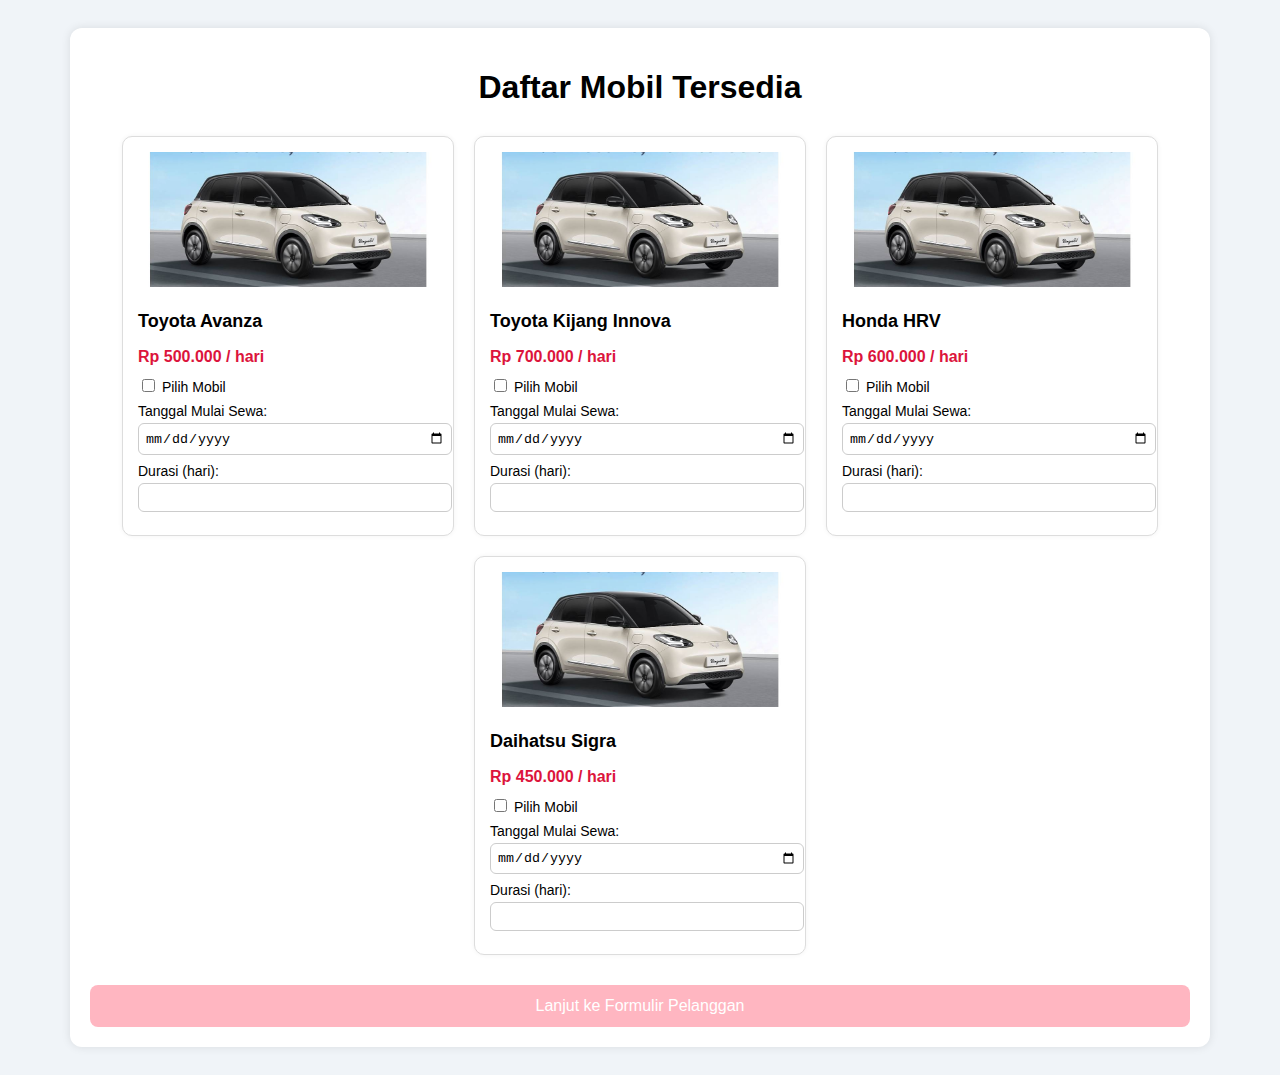
<file: index.html>
<!DOCTYPE html>
<html lang="id">
<head>
  <meta charset="UTF-8" />
  <meta name="viewport" content="width=device-width, initial-scale=1.0" />
  <title>Daftar Mobil</title>
  <link rel="stylesheet" href="mobil.css" />
</head>
<body>
  <div class="container">
    <h1>Daftar Mobil Tersedia</h1>

    <form id="mobil-form" class="mobil-list">

      <div class="mobil-card">
        <img src="BinguoThumbnail.jpg" alt="">
        <h2>Toyota Avanza</h2>
        <p class="harga">Rp 500.000 / hari</p>
        <label><input type="checkbox" class="pilih" value="Toyota Avanza" data-harga="500000"> Pilih Mobil</label>
        <label>Tanggal Mulai Sewa:<br>
          <input type="date" class="tanggal">
        </label>
        <label>Durasi (hari):<br>
          <input type="number" class="durasi" min="1" value="">
        </label>
      </div>

      <div class="mobil-card">
        <img src="BinguoThumbnail.jpg" alt="">
        <h2>Toyota Kijang Innova</h2>
        <p class="harga">Rp 700.000 / hari</p>
        <label><input type="checkbox" class="pilih" value="Toyota Kijang Innova" data-harga="700000"> Pilih Mobil</label>
        <label>Tanggal Mulai Sewa:<br>
          <input type="date" class="tanggal">
        </label>
        <label>Durasi (hari):<br>
          <input type="number" class="durasi" min="1" value="">
        </label>
      </div>

      <div class="mobil-card">
        <img src="BinguoThumbnail.jpg" alt="">
        <h2>Honda HRV</h2>
        <p class="harga">Rp 600.000 / hari</p>
        <label><input type="checkbox" class="pilih" value="Honda HRV" data-harga="600000"> Pilih Mobil</label>
        <label>Tanggal Mulai Sewa:<br>
          <input type="date" class="tanggal">
        </label>
        <label>Durasi (hari):<br>
          <input type="number" class="durasi" min="1" value="">
        </label>
      </div>

      <div class="mobil-card">
        <img src="BinguoThumbnail.jpg" alt="">
        <h2>Daihatsu Sigra</h2>
        <p class="harga">Rp 450.000 / hari</p>
        <label><input type="checkbox" class="pilih" value="Daihatsu Sigra" data-harga="450000"> Pilih Mobil</label>
        <label>Tanggal Mulai Sewa:<br>
          <input type="date" class="tanggal">
        </label>
        <label>Durasi (hari):<br>
          <input type="number" class="durasi" min="1" value="">
        </label>
      </div>

    </form>

    <button onclick="lanjutFormulir()">Lanjut ke Formulir Pelanggan</button>
  </div>

  <script src="mobil.js"></script>
</body>
</html>
</file>
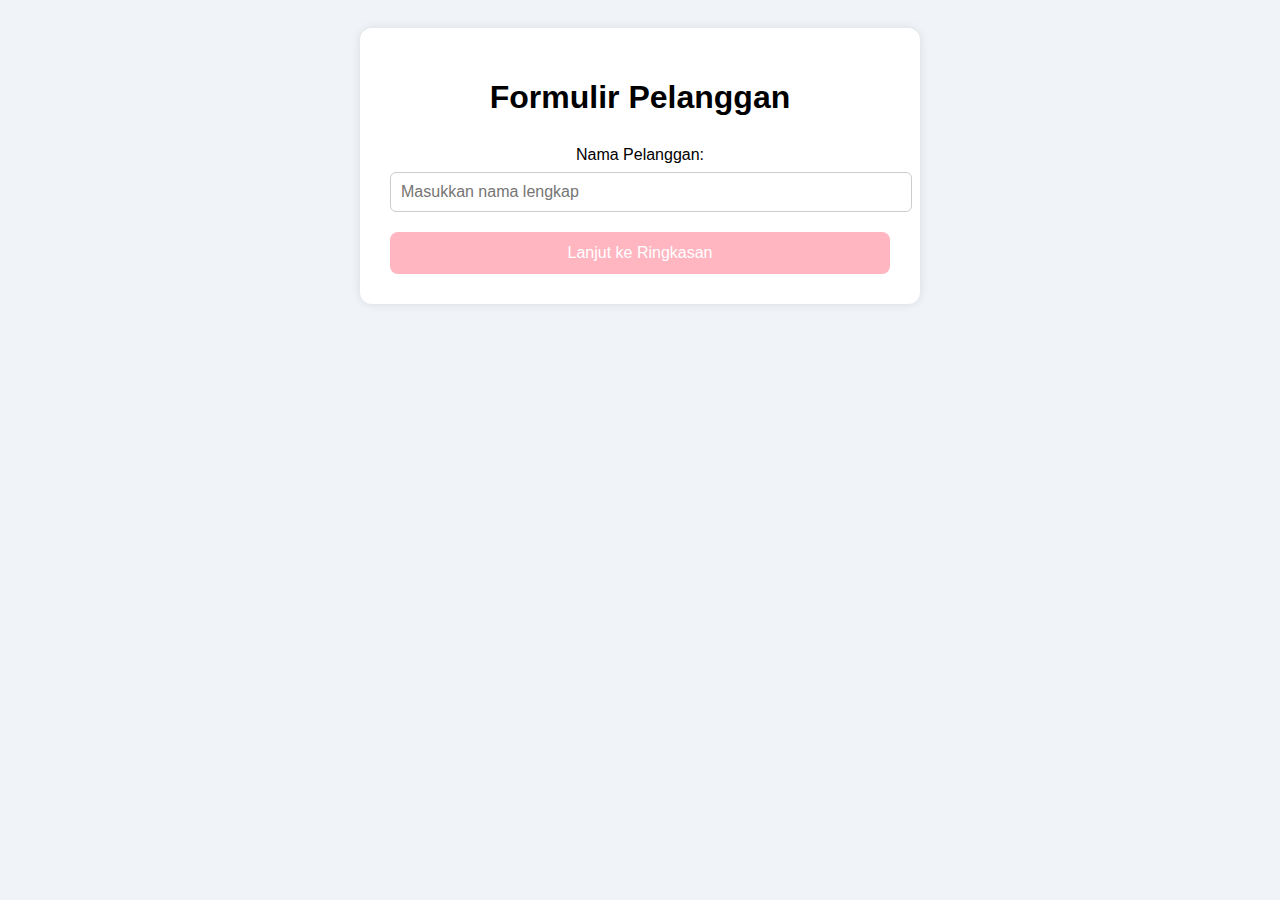
<file: form.html>
<!DOCTYPE html>
<html lang="id">
<head>
  <meta charset="UTF-8" />
  <meta name="viewport" content="width=device-width, initial-scale=1.0" />
  <title>Formulir Pelanggan</title>
  <link rel="stylesheet" href="form.css" />
</head>
<body>
  <div class="container">
    <h1>Formulir Pelanggan</h1>

    <label for="nama">Nama Pelanggan:</label><br>
    <input type="text" id="nama" placeholder="Masukkan nama lengkap" />

    <button onclick="lanjutRingkasan()">Lanjut ke Ringkasan</button>
  </div>

  <script src="form.js"></script>
</body>
</html>
</file>
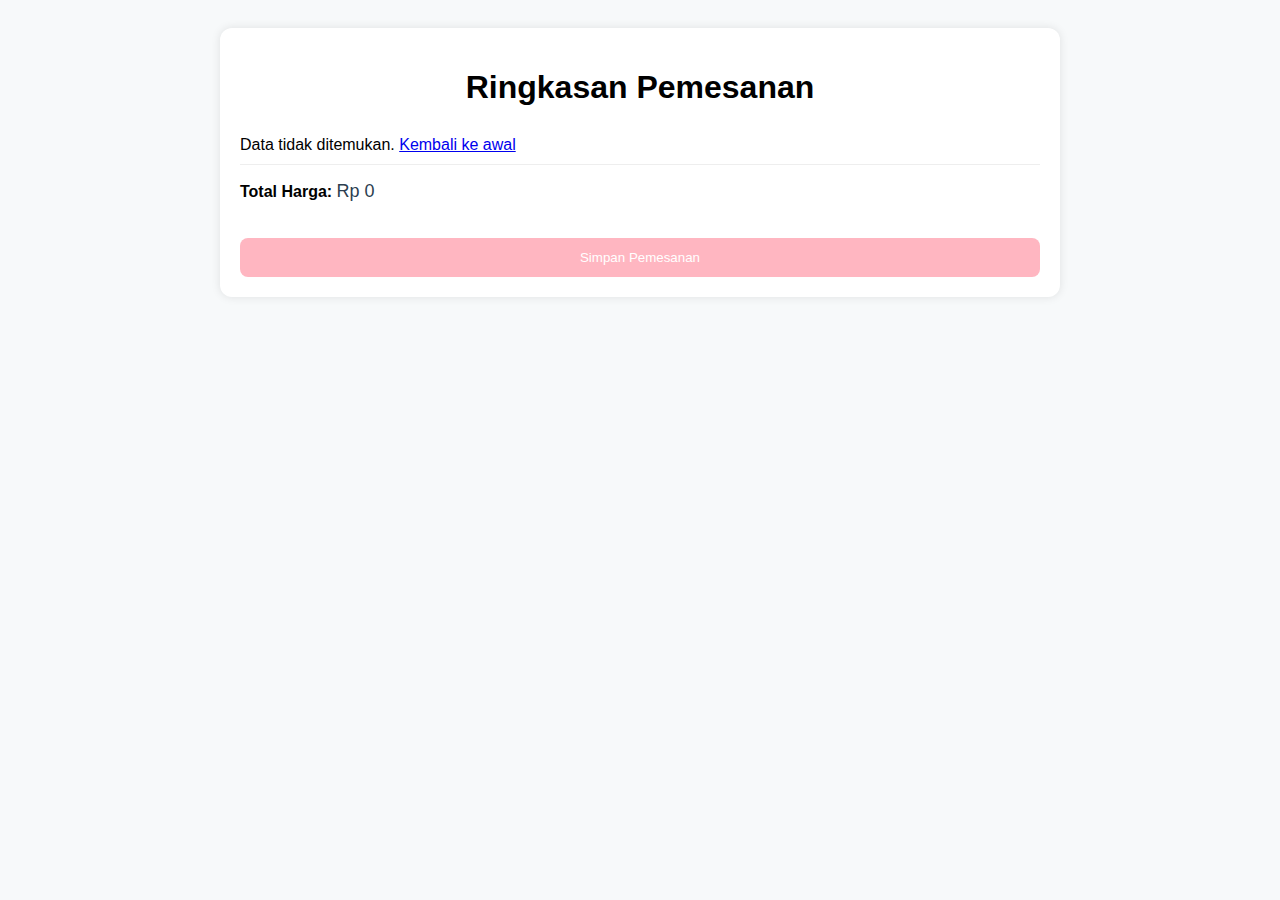
<file: ringkasan.html>
<!DOCTYPE html>
<html lang="id">
<head>
  <meta charset="UTF-8" />
  <meta name="viewport" content="width=device-width, initial-scale=1.0" />
  <title>Ringkasan Pemesanan</title>
  <link rel="stylesheet" href="ringkasan.css" />
</head>
<body>
  <div class="container">
    <h1>Ringkasan Pemesanan</h1>
    <div id="ringkasan"></div>
    <p><strong>Total Harga: </strong><span id="total-harga">Rp 0</span></p>
    <button onclick="simpan()">Simpan Pemesanan</button>
  </div>

  <script src="ringkasan.js"></script>
</body>
</html>
</file>
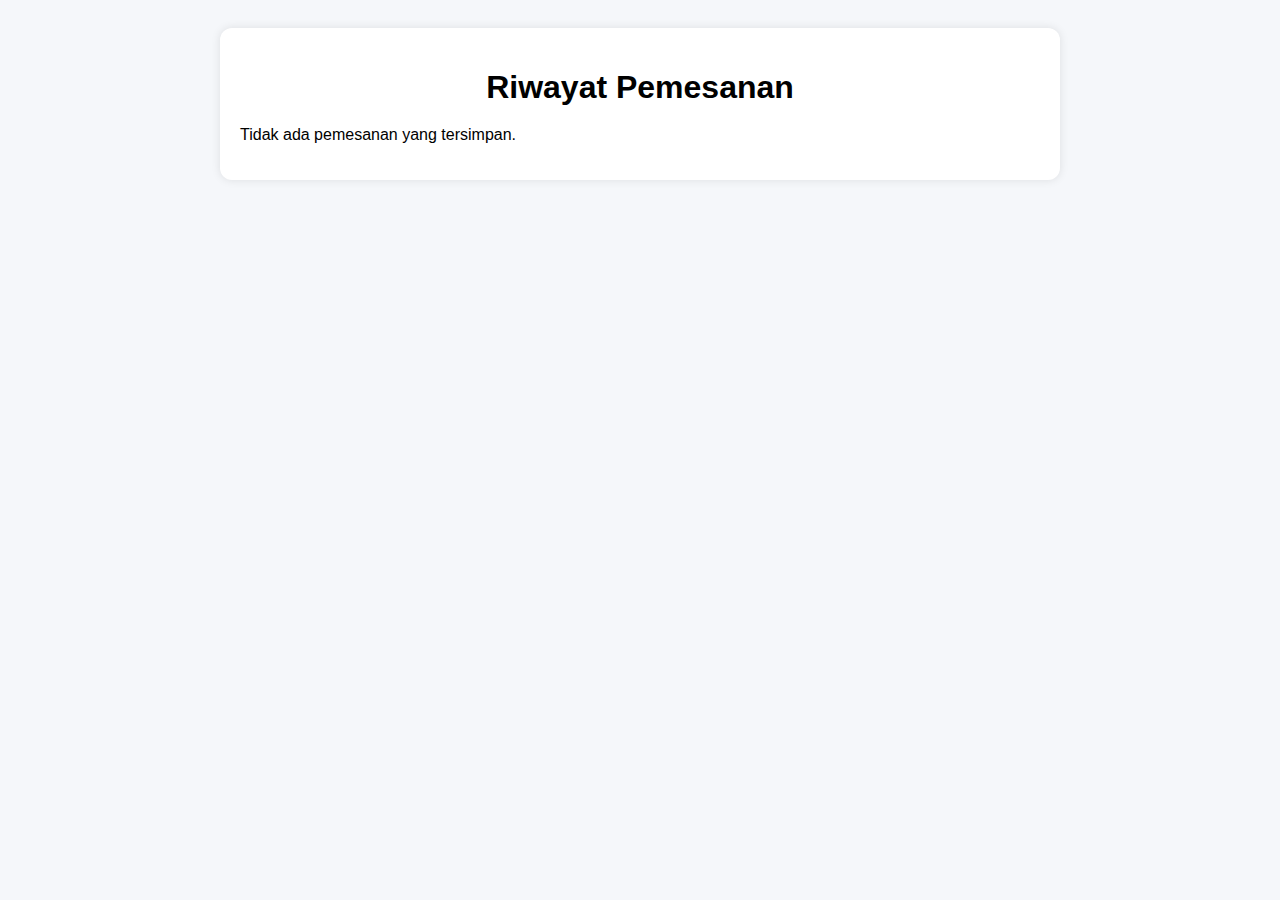
<file: riwayat.html>
<!DOCTYPE html>
<html lang="id">
<head>
  <meta charset="UTF-8" />
  <meta name="viewport" content="width=device-width, initial-scale=1.0" />
  <title>Riwayat Pemesanan</title>
  <link rel="stylesheet" href="riwayat.css" />
</head>
<body>
  <div class="container">
    <h1>Riwayat Pemesanan</h1>
    <div id="riwayat"></div>
  </div>

  <script src="riwayat.js"></script>
</body>
</html>
</file>
<file: mobil.css>
body {
  font-family: Arial, sans-serif;
  background: #f0f4f8;
  padding: 20px;
}

.container {
  max-width: 1100px;
  margin: auto;
  background: white;
  padding: 20px;
  border-radius: 12px;
  box-shadow: 0 0 10px rgba(0,0,0,0.1);
}

h1 {
  text-align: center;
  margin-bottom: 30px;
}

.mobil-list {
  display: flex;
  flex-wrap: wrap;
  gap: 20px;
  justify-content: center;
}

.mobil-card {
  width: 300px;
  background: #fff;
  border: 1px solid #ddd;
  border-radius: 10px;
  padding: 15px;
  box-shadow: 0 0 5px rgba(0,0,0,0.05);
}

.mobil-card img {
  width: 100%;
  border-radius: 8px;
  margin-bottom: 10px;
}

.mobil-card h2 {
  font-size: 18px;
  margin: 10px 0;
}

.mobil-card .harga {
  color: crimson;
  font-weight: bold;
  margin-bottom: 10px;
}

.mobil-card label {
  display: block;
  margin-bottom: 8px;
  font-size: 14px;
}

input[type="date"],
input[type="number"] {
  width: 100%;
  padding: 6px;
  margin-top: 4px;
  border: 1px solid #ccc;
  border-radius: 6px;
}

button {
  margin-top: 30px;
  padding: 12px;
  background-color: lightpink;
  color: white;
  border: none;
  border-radius: 8px;
  cursor: pointer;
  width: 100%;
  font-size: 16px;
}

button:hover {
  background: pink;
}
</file>
<file: form.css>
body {
  font-family: Arial, sans-serif;
  background: #f0f4f8;
  padding: 20px;
}

.container {
  max-width: 500px;
  margin: auto;
  background: white;
  padding: 30px;
  border-radius: 12px;
  box-shadow: 0 0 10px rgba(0,0,0,0.1);
  text-align: center;
}

h1 {
  margin-bottom: 30px;
}

input[type="text"] {
  width: 100%;
  padding: 10px;
  margin-top: 8px;
  margin-bottom: 20px;
  border: 1px solid #ccc;
  border-radius: 6px;
  font-size: 16px;
}

button {
  padding: 12px;
  width: 100%;
  background: lightpink;
  color: white;
  border: none;
  border-radius: 8px;
  cursor: pointer;
  font-size: 16px;
}

button:hover {
  background: pink;
}
</file>
<file: ringkasan.css>
body {
  font-family: Arial, sans-serif;
  background: #f7f9fa;
  padding: 20px;
}

.container {
  max-width: 800px;
  margin: auto;
  background: white;
  padding: 20px;
  border-radius: 12px;
  box-shadow: 0 0 10px rgba(0,0,0,0.1);
}

h1 {
  text-align: center;
  margin-bottom: 20px;
}

#ringkasan p {
  border-bottom: 1px solid #eee;
  padding: 10px 0;
}

#total-harga {
  font-size: 18px;
  color: #2c3e50;
}

button {
  margin-top: 20px;
  padding: 12px;
  background: lightpink;
  color: white;
  border: none;
  border-radius: 8px;
  cursor: pointer;
  width: 100%;
}

button:hover {
  background: pink;
}
</file>
<file: riwayat.css>
body {
  font-family: Arial, sans-serif;
  background: #f5f7fa;
  padding: 20px;
}

.container {
  max-width: 800px;
  margin: auto;
  background: white;
  padding: 20px;
  border-radius: 12px;
  box-shadow: 0 0 10px rgba(0,0,0,0.1);
}

h1 {
  text-align: center;
  margin-bottom: 20px;
}

.pemesanan {
  border: 1px solid #ddd;
  border-radius: 8px;
  padding: 15px;
  margin-bottom: 15px;
  background-color: #fafafa;
}

.pemesanan p {
  margin: 6px 0;
}

button {
  background: #e74c3c;
  color: white;
  border: none;
  padding: 8px 12px;
  border-radius: 6px;
  cursor: pointer;
  margin-top: 10px;
}

button:hover {
  background: #c0392b;
}
</file>
